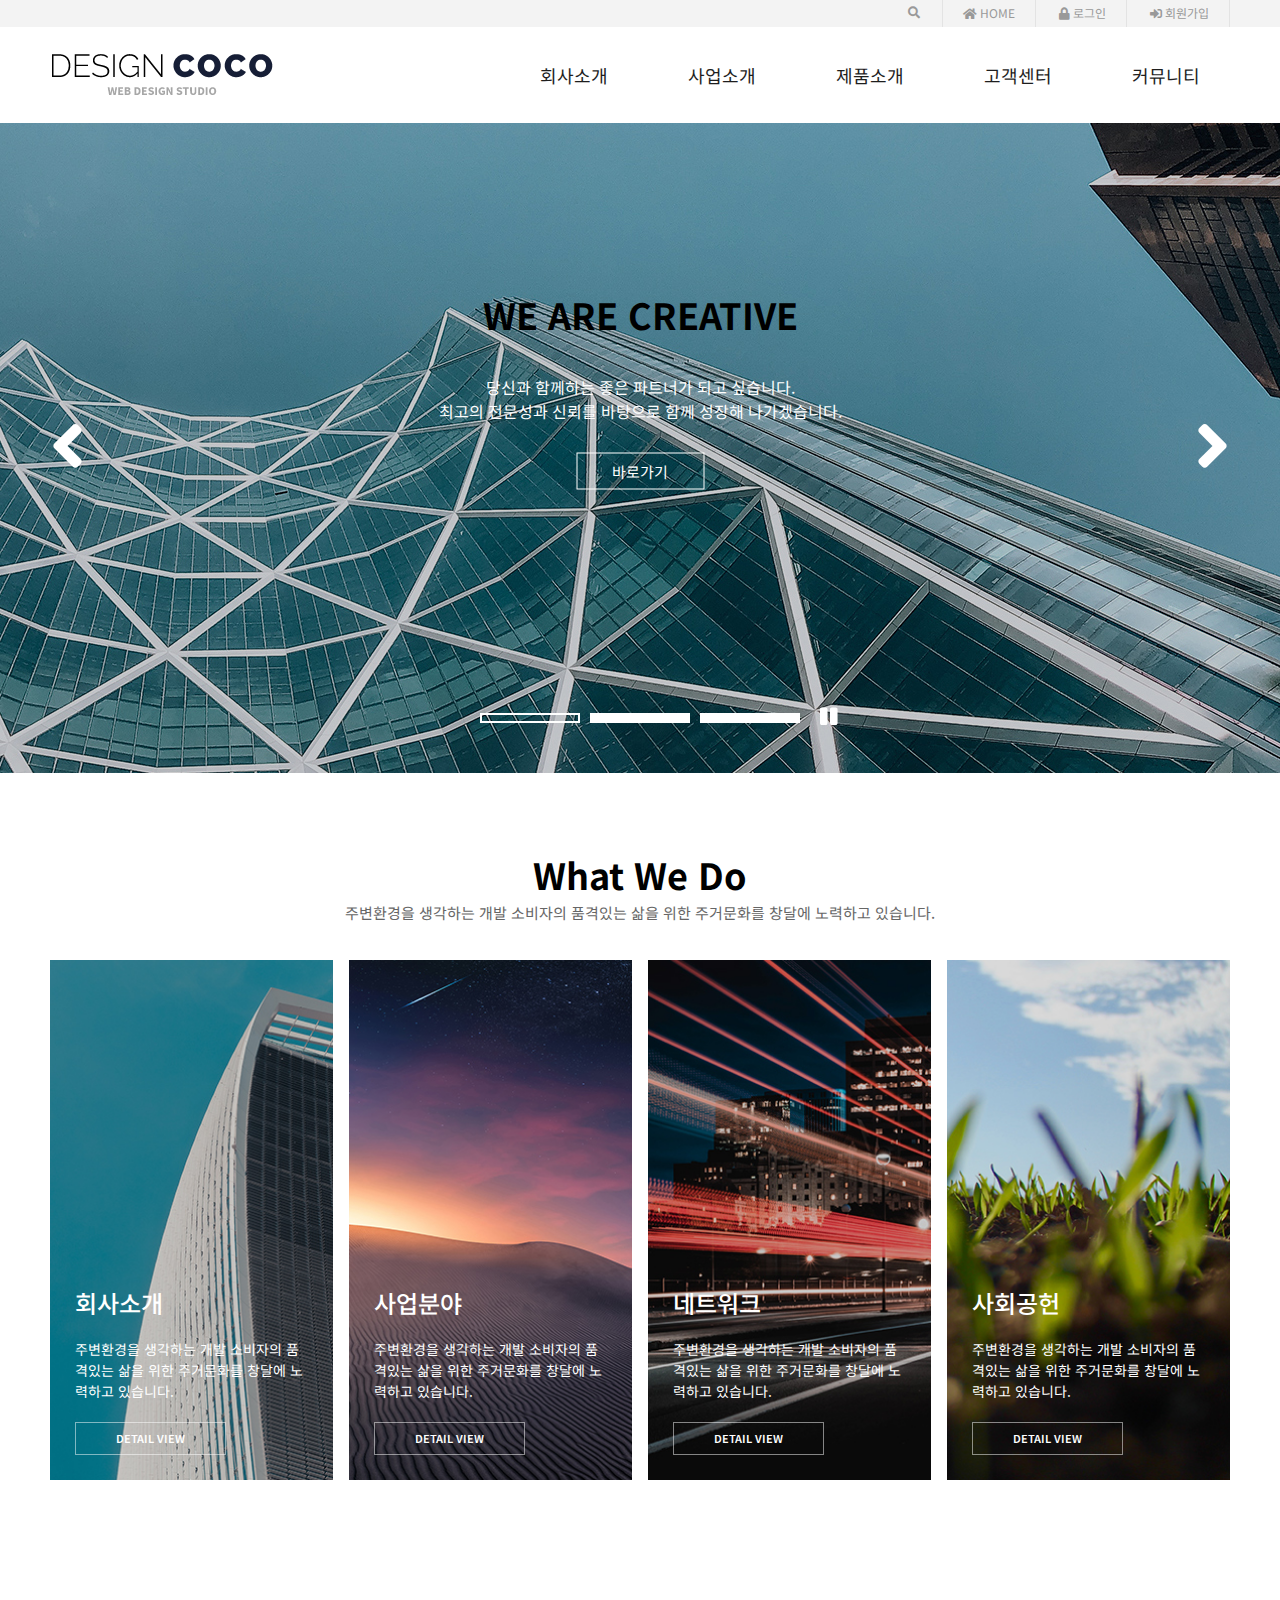
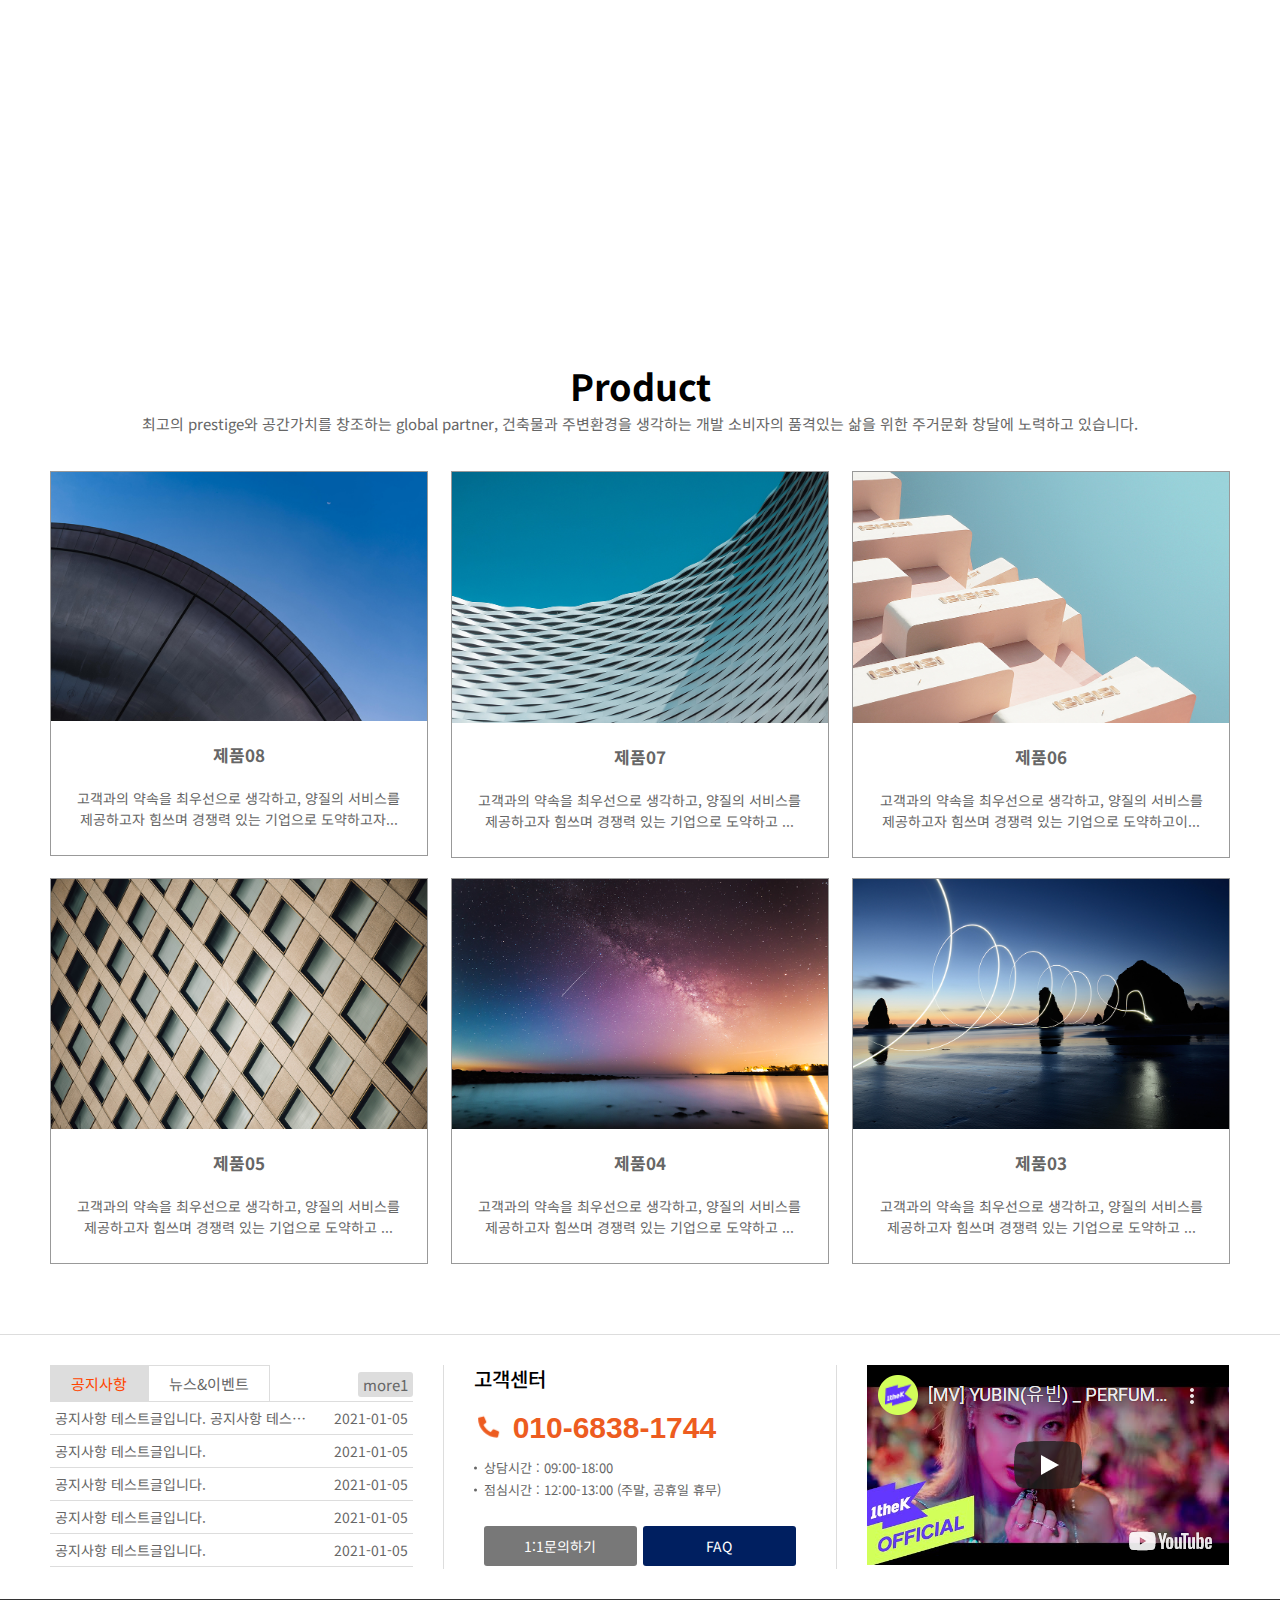
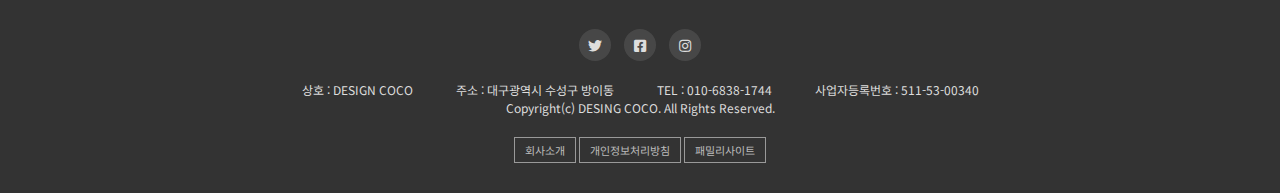
<file: index.html>
<!DOCTYPE html>
<html lang="ko">
<head>
    <meta charset="UTF-8">
    <meta name="viewport" content="width=device-width, initial-scale=1.0">
    <link rel="stylesheet" href="css/reset.css">
    <link rel="stylesheet" href="https://use.fontawesome.com/releases/v5.7.0/css/all.css">
    <link rel="stylesheet" href="css/animate.css">
    <link rel="stylesheet" href="css/slick.css">
    <link rel="stylesheet" href="css/common.css">
    <link rel="stylesheet" href="css/index.css">
    <link rel="stylesheet" href="css/rwdindex.css">
    <title>디자인코코</title>
    <script src="js/jquery-3.5.1.min.js"></script>
    <script src="js/slick.min.js"></script>
</head>

<!-- 1025px 이상에서는 기존스타일을 유지하시오. -->
<!-- 1024px 이하부터 햄버거 버튼(웹폰트아이콘)으로 네비게이션을 컨트롤하시오. 
    2단계 메뉴는 1단계 클릭했을때 나타나게 하시오. -->

<body>


    <div id="wrap">
        <header id="header">
            <div class="top_menu">
                <div class="row">
                    <div class="search">
                        <span class="blind">검색어 입력</span>
                        <input type="text" id="sbox" placeholder="검색어 입력">
                        <label for="sbox"><i class="fas fa-search"></i></label>
                    </div>
                    <a href="index.html"><i class="fas fa-home"></i> HOME</a>
                    <a href="#none"><i class="fas fa-lock"></i> 로그인</a>
                    <a href="join.html"><i class="fas fa-sign-in-alt"></i> 회원가입</a>
                </div>
            </div>
            <div class="row">
                <h1><a href="index.html"><img src="img/logo.png" alt="디자인코코"></a></h1>
                <div class="open">
                    <span class="blind">메뉴열기</span>
                    <i class='fas fa-bars'></i>
                </div>
                <nav id="nav">
                    <ul class="depth1 cf">
                        <li>
                            <a href="company.html">회사소개</a>
                            <ul class="depth2">
                                <li><a href="company.html">회사소개</a></li>
                                <li><a href="#none">CEO 인사말</a></li>
                                <li><a href="#none">회사연혁</a></li>
                                <li><a href="#none">오시는 길</a></li>
                            </ul>
                        </li>
                        <li>
                            <a href="#none">사업소개</a>
                            <ul class="depth2">
                                <li><a href="#none">사업분야</a></li>
                                <li><a href="#none">사업분야2</a></li>
                                <li><a href="#none">인증서</a></li>
                                <li><a href="#none">파트너</a></li>
                            </ul>
                        </li>
                        <li>
                            <a href="#none">제품소개</a>
                            <ul class="depth2">
                                <li><a href="#none">제품 01</a></li>
                                <li><a href="#none">제품 02</a></li>
                                <li><a href="#none">제품 03</a></li>
                                <li><a href="#none">제품 04</a></li>
                                <li><a href="#none">제품 05</a></li>
                            </ul>
                        </li>
                        <li>
                            <a href="#none">고객센터</a>
                            <ul class="depth2">
                                <li><a href="#none">고객상담</a></li>
                                <li><a href="#none">문의게시판</a></li>
                                <li><a href="#none">공지사항</a></li>
                            </ul>
                        </li>
                        <li>
                            <a href="#none">커뮤니티</a>
                            <ul class="depth2">
                                <li><a href="#none">FAQ</a></li>
                                <li><a href="#none">이벤트</a></li>
                            </ul>
                        </li>
                    </ul>
                </nav>
                <div class="close">
                    <span class="blind">메뉴열기</span>
                    <i class='fas fa-times'></i>
                </div>
            </div>
            
        </header>
        <section id="section">
            <article class="article1">
                <div class="slide-group">
                    <div class="slide slide1">
                        <div class="slide_text">
                            <h2>WE ARE CREATIVE</h2>
                            <p>당신과 함께하는 좋은 파트너가 되고 싶습니다.<br>
                                최고의 전문성과 신뢰를 바탕으로 함께 성장해 나가겠습니다. </p>
                            <a href="#none">바로가기</a>
                        </div>
                    </div>
                    <div class="slide slide2">
                        <div class="slide_text">
                            <h2>자연에 가치를 더하다</h2>
                            <p>당신과 함께하는 좋은 파트너가 되고 싶습니다.<br>
                                최고의 전문성과 신뢰를 바탕으로 함께 성장해 나가겠습니다. </p>
                            <a href="#none">바로가기</a>
                        </div>
                    </div>
                    <div class="slide slide3">
                        <div class="slide_text">
                            <h2>기술과 경험의 융합, 미래를 위한 변화</h2>
                            <p>당신과 함께하는 좋은 파트너가 되고 싶습니다.<br>
                                최고의 전문성과 신뢰를 바탕으로 함께 성장해 나가겠습니다. </p>
                            <a href="#none">바로가기</a>
                        </div>
                    </div>
                </div>
                <button type="button" class="plpa"><i class="fas fa-pause"></i></button>
            </article>
            <article class="article2 row">
                    <h2>What We Do</h2>
                    <p>주변환경을 생각하는 개발 소비자의 품격있는 삶을 위한 주거문화를 창달에 노력하고 있습니다.</p>
                    <ul class="cf">
                        <li>
                            <div>
                                <h3>회사소개</h3>
                                <p>주변환경을 생각하는 개발 소비자의 품격있는 삶을 위한 주거문화를 창달에 노력하고 있습니다.</p>
                                <a href="#none">DETAIL VIEW</a>
                            </div>
                        </li>
                        <li>
                            <div>
                                <h3>사업분야</h3>
                                <p>주변환경을 생각하는 개발 소비자의 품격있는 삶을 위한 주거문화를 창달에 노력하고 있습니다.</p>
                                <a href="#none">DETAIL VIEW</a>
                            </div>
                        </li>
                        <li>
                            <div>
                                <h3>네트워크</h3>
                                <p>주변환경을 생각하는 개발 소비자의 품격있는 삶을 위한 주거문화를 창달에 노력하고 있습니다.</p>
                                <a href="#none">DETAIL VIEW</a>
                            </div>
                        </li>
                        <li>
                            <div>
                                <h3>사회공헌</h3>
                                <p>주변환경을 생각하는 개발 소비자의 품격있는 삶을 위한 주거문화를 창달에 노력하고 있습니다.</p>
                                <a href="#none">DETAIL VIEW</a>
                            </div>
                        </li>
                    </ul>
            </article>
            <article class="article3">
                <div class="row">
                    <h2>자연에서 온 재료와 친환경을 향한 혁신</h2>
                    <p>사람에게 시각적인 안정을 제공하는 것 등의 실천을 통해 모두가 편안히 호흡하여 쉴 수 있는 공간을 제공하려 합니다.</p>
                    <a href="#none">자세히보기 >></a>
                </div>
            </article>
            <article class="article4 row">
                    <h2>Product</h2>
                    <p>최고의 prestige와 공간가치를 창조하는 global partner, 건축물과 주변환경을 생각하는 개발 소비자의 품격있는 삶을 위한 주거문화 창달에 노력하고
                        있습니다. </p>
                    <ul class="cf">
                        <li>
                            <div>
                                <img src="img/2014214025_p01.jpg" alt="">
                                <div class="zoom">
                                    <a href="#none"><i class="fas fa-search"></i></a>
                                    <a href="./img/a.pdf" download><i class="fas fa-download"></i></a>
                                </div>
                            </div>
                            <h4>제품08</h4>
                            <p>고객과의 약속을 최우선으로 생각하고, 양질의 서비스를 제공하고자 힘쓰며 경쟁력 있는 기업으로 도약하고자 합니다. 아라아라  아랑ㄹ 아랑</p>
                        </li>
                        <li>
                            <div>
                                <img src="img/318183899_p02.jpg" alt="">
                                <div class="zoom"><i class="fas fa-search"></i></div>
                            </div>
                            <h4>제품07</h4>
                            <p>고객과의 약속을 최우선으로 생각하고, 양질의 서비스를 제공하고자 힘쓰며 경쟁력 있는 기업으로 도약하고 러알 ㅇ우리안 러ㅏㅇ라알 아랑라라아라 랑라ㅏ라라</p>
                        </li>
                        <li>
                            <div>
                                <img src="img/348716429_p03.jpg" alt="">
                                <div class="zoom"><i class="fas fa-search"></i></div>
                            </div>
                            <h4>제품06</h4>
                            <p>고객과의 약속을 최우선으로 생각하고, 양질의 서비스를 제공하고자 힘쓰며 경쟁력 있는 기업으로 도약하고이링 랑라ㅏ리ㅑㅍ 다라어라 다랄 아랑러아라라라 아랑 라아랑 키차아리 다랑 라알라</p>
                        </li>
                        <li>
                            <div>
                                <img src="img/1264802078_p04.jpg" alt="">
                                <div class="zoom"><i class="fas fa-search"></i></div>
                            </div>
                            <h4>제품05</h4>
                            <p>고객과의 약속을 최우선으로 생각하고, 양질의 서비스를 제공하고자 힘쓰며 경쟁력 있는 기업으로 도약하고 아리니ㅑ라가닏 랑린 라니 가나다라 가다날 아라아</p>
                        </li>
                        <li>
                            <div>
                                <img src="img/193592240_p05.jpg" alt="">
                                <div class="zoom"><i class="fas fa-search"></i></div>
                            </div>
                            <h4>제품04</h4>
                            <p>고객과의 약속을 최우선으로 생각하고, 양질의 서비스를 제공하고자 힘쓰며 경쟁력 있는 기업으로 도약하고 힘쓰며 경쟁력 있는 기업으로 도약하고  힘쓰며 경쟁력 있는 기업으로 도약하고  힘쓰며 경쟁력 있는 기업으로 도약하고</p>
                        </li>
                        <li>
                            <div>
                                <img src="img/56180477_p06.jpg" alt="">
                                <div class="zoom"><i class="fas fa-search"></i></div>
                            </div>
                            <h4>제품03</h4>
                            <p>고객과의 약속을 최우선으로 생각하고, 양질의 서비스를 제공하고자 힘쓰며 경쟁력 있는 기업으로 도약하고  힘쓰며 경쟁력 있는 기업으로 도약하고  힘쓰며 경쟁력 있는 기업으로 도약하고  힘쓰며 경쟁력 있는 기업으로 도약하고  힘쓰며 경쟁력 있는 기업으로 도약하고</p>
                        </li>
                    </ul>
            </article>
            <article class="article5">
                <div class="row">
                    <div class="cs_board">
                        <ul class="tabmenu">
                            <li class="active">공지사항</li>
                            <li class="">뉴스&amp;이벤트</li>
                        </ul>
                        <div class="contents">
                            <div class="active">
                                <table>
                                    <caption class="blind">공지사항</caption>
                                    <colgroup>
                                        <col>
                                        <col>
                                    </colgroup>
                                    <tbody>
                                        <tr>
                                            <td>공지사항 테스트글입니다. 공지사항 테스트글입니다. 공지사항 테스트글입니다.</td>
                                            <td>2021-01-05</td>
                                        </tr>
                                        <tr>
                                            <td>공지사항 테스트글입니다.</td>
                                            <td>2021-01-05</td>
                                        </tr>
                                        <tr>
                                            <td>공지사항 테스트글입니다.</td>
                                            <td>2021-01-05</td>
                                        </tr>
                                        <tr>
                                            <td>공지사항 테스트글입니다.</td>
                                            <td>2021-01-05</td>
                                        </tr>
                                        <tr>
                                            <td>공지사항 테스트글입니다.</td>
                                            <td>2021-01-05</td>
                                        </tr>
                                    </tbody>
                                </table>
                                <a href="#none" class="more">more1</a>
                            </div>
                            <div class="">
                                <table>
                                    <caption class="blind">뉴스이벤트</caption>
                                    <colgroup>
                                        <col>
                                        <col>
                                    </colgroup>
                                    <tbody>
                                        <tr>
                                            <td>뉴스이벤트 테스트글입니다. 공지사항 테스트글입니다. 공지사항 테스트글입니다.</td>
                                            <td>2021-01-05</td>
                                        </tr>
                                        <tr>
                                            <td>공지사항 테스트글입니다.</td>
                                            <td>2021-01-05</td>
                                        </tr>
                                        <tr>
                                            <td>공지사항 테스트글입니다.</td>
                                            <td>2021-01-05</td>
                                        </tr>
                                        <tr>
                                            <td>공지사항 테스트글입니다.</td>
                                            <td>2021-01-05</td>
                                        </tr>
                                        <tr>
                                            <td>공지사항 테스트글입니다.</td>
                                            <td>2021-01-05</td>
                                        </tr>
                                    </tbody>
                                </table>
                                <a href="#none" class="more">more2</a>
                            </div>
                        </div>
                    </div>
                    <div class="cs_center">
                        <h4>고객센터</h4>
                        <div class="cs-box">
                            <ul>
                               <li class="tel_num"><i class="fas fa-phone"></i> <a href="tel:010-6838-1744">010-6838-1744</a></li>
                               <li>상담시간 : 09:00-18:00</li>
                               <li>점심시간 : 12:00-13:00 (주말, 공휴일 휴무)</li>
                               <li class="cs-btn"><a href="#none" class="cs-btn">1:1문의하기</a> <a href="#none" target="_blank" class="cs-btn2">FAQ</a></li>
                            </ul>
                        </div>
                    </div>
                    <div class="cs_movie">
                        <div class="tubewrap">
                            <!-- 컨트롤러(controls=1), 음소거(mute=1), 자동재생(autoplay=1), 추천영상끄기(rel=0) -->
                            <!-- <iframe width="100%" height="100%" src="https://www.youtube.com/embed/h7C3RyiZfYs?controls=0&amp;mute=1&amp;autoplay=1&amp;rel=0" frameborder="0" allow="accelerometer; autoplay; clipboard-write; encrypted-media; gyroscope; picture-in-picture" allowfullscreen></iframe> -->
                            <img src="./img/20210223_090434.png" alt="">
                        </div>
                    </div>
                </div>
            </article>
        </section>
        <footer id="footer">
            <div class="row">
                <div class="sns">
                    <a href="#none"><i class="fab fa-twitter"></i><span class="blind">트위터</span></a>
                    <a href="#none"><i class="fab fa-facebook-square"></i><span class="blind">페이스북</span></a>
                    <a href="#none"><i class="fab fa-instagram"></i><span class="blind">인스타그램</span></a>
                </div>
                <div class="info">
                    <address>
                        <span>상호 : DESIGN COCO</span>
                        <span>주소 : 대구광역시 수성구 방이동</span>
                        <span>TEL : 010-6838-1744</span>
                        <span>사업자등록번호 : 511-53-00340</span>
                    </address>
                    <p>Copyright(c) DESING COCO. All Rights Reserved.</p>
                </div>

                <div class="privacy">
                    <a href="#none">회사소개</a>
                    <a href="#none">개인정보처리방침</a>
                    <span class="fam">패밀리사이트
                        <ul>
                            <li><a href="#none">패밀리1</a></li>
                            <li><a href="#none">패밀리2</a></li>
                            <li><a href="#none">패밀리3</a></li>
                            <li><a href="#none">패밀리4</a></li>
                        </ul>
                    </span>
                </div>

            </div>
        </footer>
    </div>
    

    <script src="js/common.js"></script>
    <script src="js/index.js"></script>

</body>

</html>
</file>
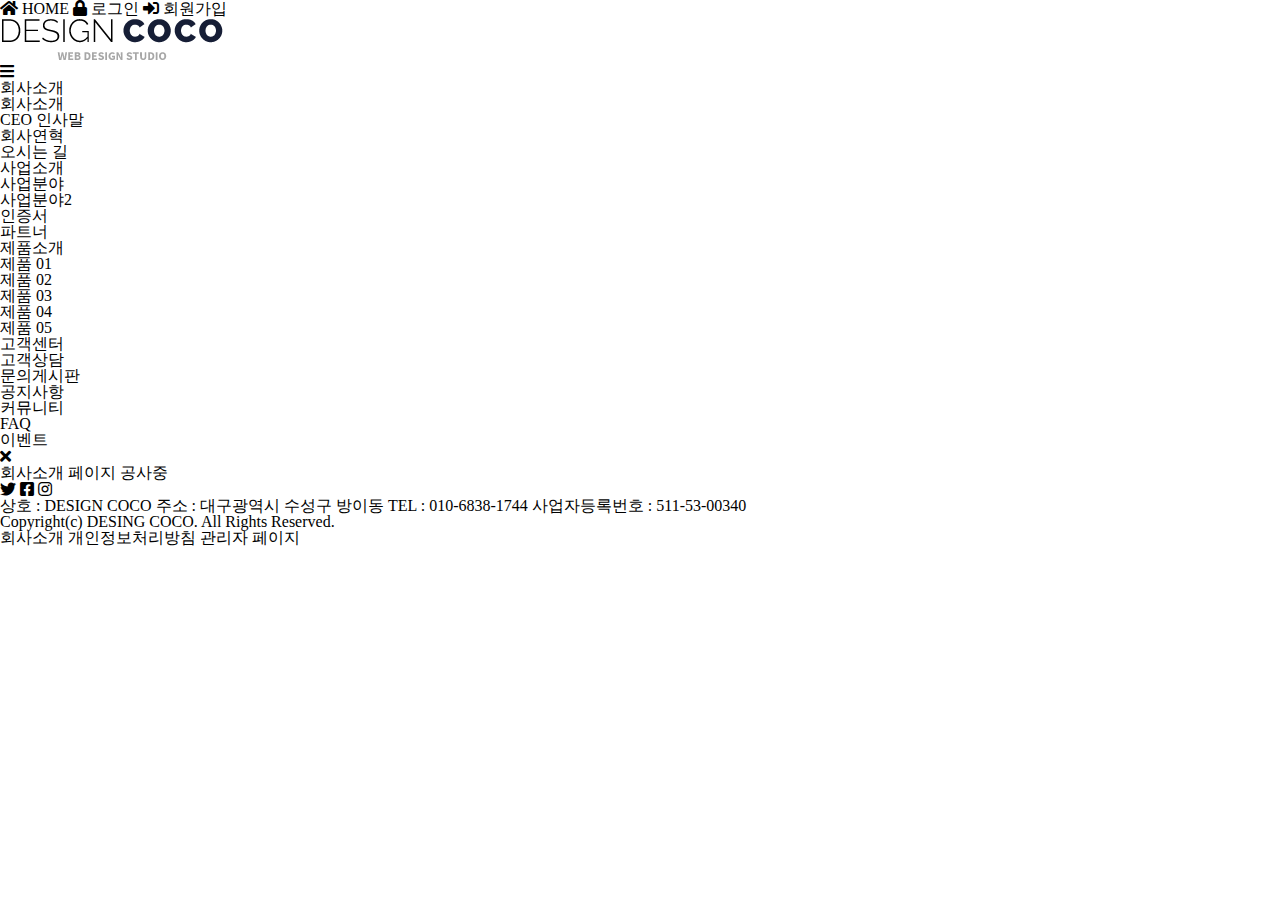
<file: company.html>
<!DOCTYPE html>
<html lang="ko">
<head>
    <meta charset="UTF-8">
    <meta name="viewport" content="width=device-width, initial-scale=1.0">
    <link rel="stylesheet" href="css/reset.css">
    <link rel="stylesheet" href="https://use.fontawesome.com/releases/v5.7.0/css/all.css">
    <link rel="stylesheet" href="css/animate.css">
    <link rel="stylesheet" href="css/slick.css">
    <link rel="stylesheet" href="css/index.css">
    <link rel="stylesheet" href="css/rwdindex.css">
    <title>디자인코코</title>
    <script src="js/jquery-3.5.1.min.js"></script>
    <script src="js/slick.min.js"></script>
</head>

<!-- 1025px 이상에서는 기존스타일을 유지하시오. -->
<!-- 1024px 이하부터 햄버거 버튼(웹폰트아이콘)으로 네비게이션을 컨트롤하시오. 
    2단계 메뉴는 1단계 클릭했을때 나타나게 하시오. -->

<body>
    <div id="wrap">
        <header id="header">
            <div class="top_menu">
                <div class="row">
                    <a href="#none"><i class="fas fa-home"></i> HOME</a>
                    <a href="#none"><i class="fas fa-lock"></i> 로그인</a>
                    <a href="#none"><i class="fas fa-sign-in-alt"></i> 회원가입</a>
                </div>
            </div>
            <div class="row">
                <h1><a href="index.html"><img src="img/logo.png" alt="디자인코코"></a></h1>
                <div class="open">
                    <span class="blind">메뉴열기</span>
                    <i class='fas fa-bars'></i>
                </div>
                <nav id="nav">
                    <ul class="depth1 cf">
                        <li>
                            <a href="company.html">회사소개</a>
                            <ul class="depth2">
                                <li><a href="company.html">회사소개</a></li>
                                <li><a href="#none">CEO 인사말</a></li>
                                <li><a href="#none">회사연혁</a></li>
                                <li><a href="#none">오시는 길</a></li>
                            </ul>
                        </li>
                        <li>
                            <a href="#none">사업소개</a>
                            <ul class="depth2">
                                <li><a href="#none">사업분야</a></li>
                                <li><a href="#none">사업분야2</a></li>
                                <li><a href="#none">인증서</a></li>
                                <li><a href="#none">파트너</a></li>
                            </ul>
                        </li>
                        <li>
                            <a href="#none">제품소개</a>
                            <ul class="depth2">
                                <li><a href="#none">제품 01</a></li>
                                <li><a href="#none">제품 02</a></li>
                                <li><a href="#none">제품 03</a></li>
                                <li><a href="#none">제품 04</a></li>
                                <li><a href="#none">제품 05</a></li>
                            </ul>
                        </li>
                        <li>
                            <a href="#none">고객센터</a>
                            <ul class="depth2">
                                <li><a href="#none">고객상담</a></li>
                                <li><a href="#none">문의게시판</a></li>
                                <li><a href="#none">공지사항</a></li>
                            </ul>
                        </li>
                        <li>
                            <a href="#none">커뮤니티</a>
                            <ul class="depth2">
                                <li><a href="#none">FAQ</a></li>
                                <li><a href="#none">이벤트</a></li>
                            </ul>
                        </li>
                    </ul>
                </nav>
                <div class="close">
                    <span class="blind">메뉴열기</span>
                    <i class='fas fa-times'></i>
                </div>
            </div>
        </header>
        <section id="section">
            회사소개 페이지 공사중
        </section>
        <footer id="footer">
            <div class="row">
                <div class="sns">
                    <a href="#none"><i class="fab fa-twitter"></i><span class="blind">트위터</span></a>
                    <a href="#none"><i class="fab fa-facebook-square"></i><span class="blind">페이스북</span></a>
                    <a href="#none"><i class="fab fa-instagram"></i><span class="blind">인스타그램</span></a>
                </div>
                <div class="info">
                    <address>
                        <span>상호 : DESIGN COCO</span>
                        <span>주소 : 대구광역시 수성구 방이동</span>
                        <span>TEL : 010-6838-1744</span>
                        <span>사업자등록번호 : 511-53-00340</span>
                    </address>
                    <p>Copyright(c) DESING COCO. All Rights Reserved.</p>
                </div>
                <div class="privacy">
                    <a href="#none">회사소개</a>
                    <a href="#none">개인정보처리방침</a>
                    <a href="#none">관리자 페이지</a>
                </div>
            </div>
        </footer>
    </div>



    <script src="js/index.js"></script>
</body>

</html>
</file>
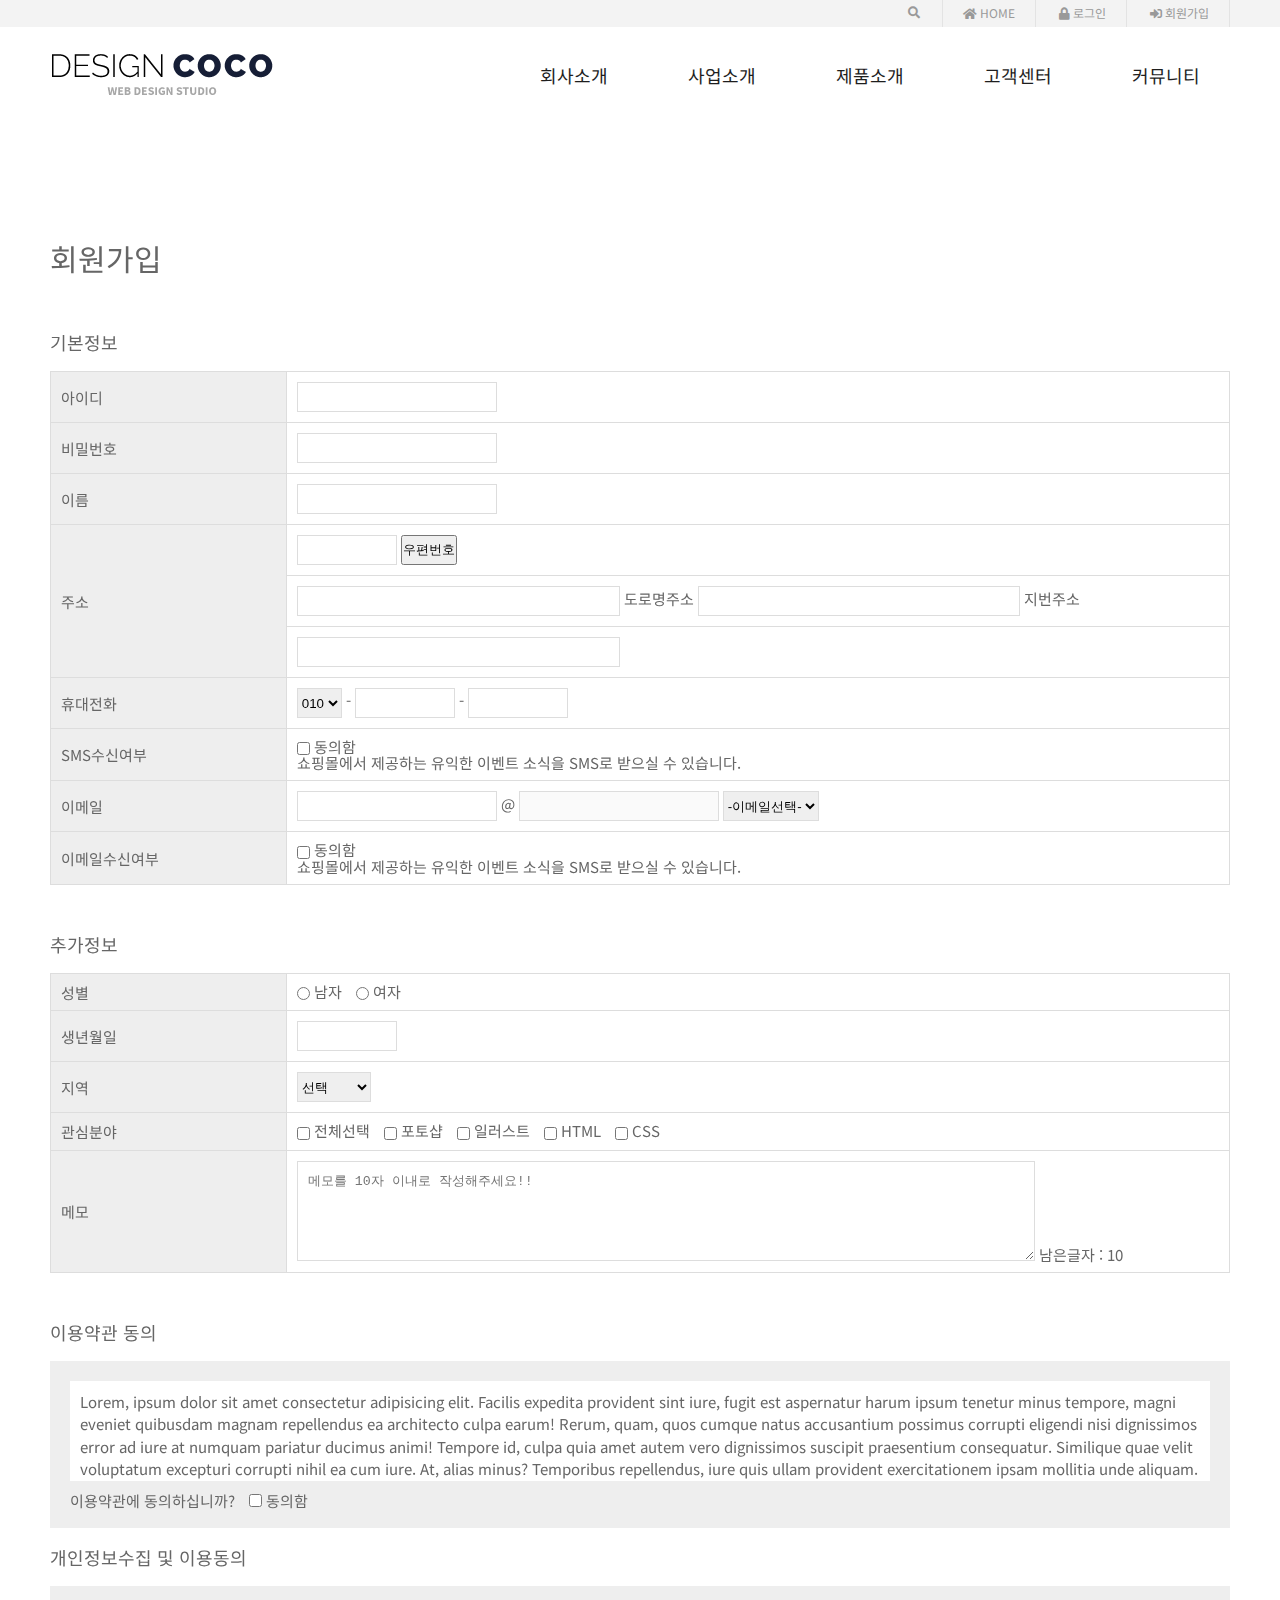
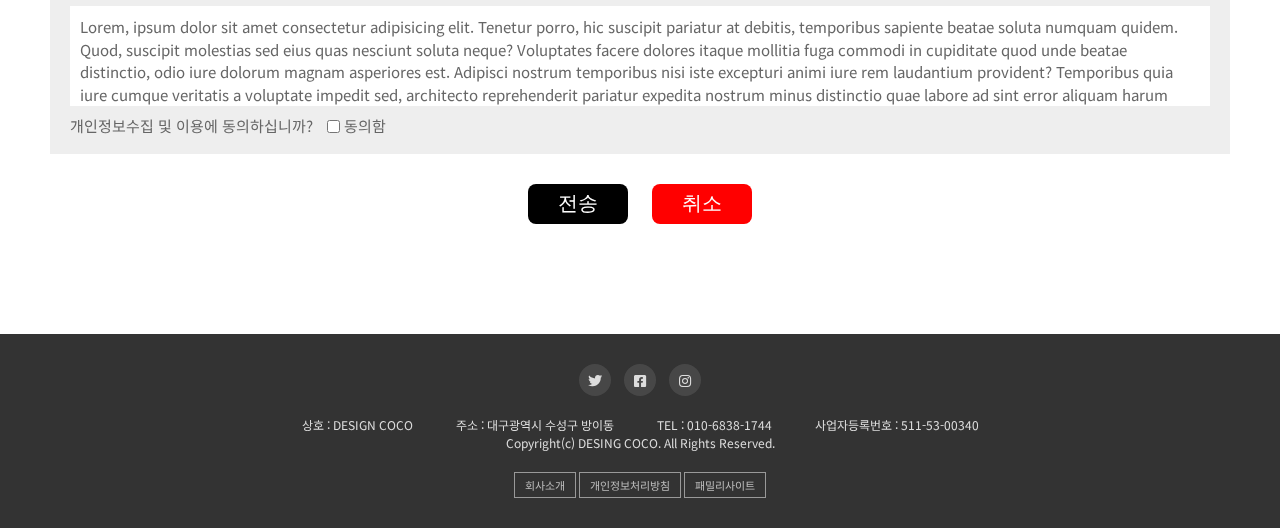
<file: join.html>
<!DOCTYPE html>
<html lang="ko">
<head>
    <meta charset="UTF-8">
    <meta name="viewport" content="width=device-width, initial-scale=1.0">
    <link rel="stylesheet" href="css/reset.css">
    <link rel="stylesheet" href="https://use.fontawesome.com/releases/v5.7.0/css/all.css">
    <link rel="stylesheet" href="css/animate.css">
    <link rel="stylesheet" href="css/jquery-ui.css">
    <link rel="stylesheet" href="css/common.css">
    <link rel="stylesheet" href="css/join.css">
    <link rel="stylesheet" href="css/rwdindex.css">
    <title>디자인코코</title>
    <script src="js/jquery-3.5.1.min.js"></script>
    <script src="js/jquery-ui.min.js"></script>
    <script src="http://dmaps.daum.net/map_js_init/postcode.v2.js"></script>

    
</head>

<!-- 1025px 이상에서는 기존스타일을 유지하시오. -->
<!-- 1024px 이하부터 햄버거 버튼(웹폰트아이콘)으로 네비게이션을 컨트롤하시오. 
    2단계 메뉴는 1단계 클릭했을때 나타나게 하시오. -->

<body>


    <div id="wrap">
        <header id="header">
            <div class="top_menu">
                <div class="row">
                    <div class="search">
                        <span class="blind">검색어 입력</span>
                        <input type="text" id="sbox" placeholder="검색어 입력">
                        <label for="sbox"><i class="fas fa-search"></i></label>
                    </div>
                    <a href="index.html"><i class="fas fa-home"></i> HOME</a>
                    <a href="#none"><i class="fas fa-lock"></i> 로그인</a>
                    <a href="join.html"><i class="fas fa-sign-in-alt"></i> 회원가입</a>
                </div>
            </div>
            <div class="row">
                <h1><a href="index.html"><img src="img/logo.png" alt="디자인코코"></a></h1>
                <div class="open">
                    <span class="blind">메뉴열기</span>
                    <i class='fas fa-bars'></i>
                </div>
                <nav id="nav">
                    <ul class="depth1 cf">
                        <li>
                            <a href="company.html">회사소개</a>
                            <ul class="depth2">
                                <li><a href="company.html">회사소개</a></li>
                                <li><a href="#none">CEO 인사말</a></li>
                                <li><a href="#none">회사연혁</a></li>
                                <li><a href="#none">오시는 길</a></li>
                            </ul>
                        </li>
                        <li>
                            <a href="#none">사업소개</a>
                            <ul class="depth2">
                                <li><a href="#none">사업분야</a></li>
                                <li><a href="#none">사업분야2</a></li>
                                <li><a href="#none">인증서</a></li>
                                <li><a href="#none">파트너</a></li>
                            </ul>
                        </li>
                        <li>
                            <a href="#none">제품소개</a>
                            <ul class="depth2">
                                <li><a href="#none">제품 01</a></li>
                                <li><a href="#none">제품 02</a></li>
                                <li><a href="#none">제품 03</a></li>
                                <li><a href="#none">제품 04</a></li>
                                <li><a href="#none">제품 05</a></li>
                            </ul>
                        </li>
                        <li>
                            <a href="#none">고객센터</a>
                            <ul class="depth2">
                                <li><a href="#none">고객상담</a></li>
                                <li><a href="#none">문의게시판</a></li>
                                <li><a href="#none">공지사항</a></li>
                            </ul>
                        </li>
                        <li>
                            <a href="#none">커뮤니티</a>
                            <ul class="depth2">
                                <li><a href="#none">FAQ</a></li>
                                <li><a href="#none">이벤트</a></li>
                            </ul>
                        </li>
                    </ul>
                </nav>
                <div class="close">
                    <span class="blind">메뉴열기</span>
                    <i class='fas fa-times'></i>
                </div>
            </div>
            
        </header>
        <section id="section" class="joinPage">
            <div class="joinBox row">
                <h2>회원가입</h2>
                <form action="#none" method="post">
                    <fieldset>
                        <legend>기본정보</legend>
                        <h3>기본정보</h3>
                        <table>
                            <colgroup>
                                <col>
                                <col>
                            </colgroup>
                            <tbody>
                                <tr>
                                    <th><label for="idbox">아이디</label></th>
                                    <td>
                                        <input type="text" id="idbox" name="idbox">
                                    </td>
                                </tr>
                                <tr>
                                    <th><label for="pwbox">비밀번호</label></th>
                                    <td>
                                        <input type="text" id="pwbox" name="pwbox">
                                    </td>
                                </tr>
                                <tr>
                                    <th><label for="irum">이름</label></th>
                                    <td>
                                        <input type="text" id="irum" name="irum">
                                    </td>
                                </tr>
                                <tr>
                                    <th rowspan="3"><label for="zipcode">주소</label></th>
                                    <td>
                                        <input type="text" id="zipcode" name="zipcode">
                                        <button type="button" onclick="sample4_execDaumPostcode()">우편번호</button>
                                    </td>
                                </tr>
                                <tr>
                                    <td>
                                        <input type="text" id="addr1" name="addr1"> 도로명주소
                                        <input type="text" id="addr2" name="addr2"> 지번주소
                                    </td>
                                </tr>
                                <tr>
                                    <td>
                                        <input type="text" id="addr3" name="addr3">
                                    </td>
                                </tr>
                                <tr>
                                    <th><label for="hp">휴대전화</label></th>
                                    <td>
                                        <select name="hp" id="hp">
                                            <option value="010">010</option>
                                            <option value="011">011</option>
                                        </select>
                                        -
                                        <input type="text" id="hp1" name="hp1">
                                        -
                                        <input type="text" id="hp2" name="hp2">
                                    </td>
                                </tr>
                                <tr>
                                    <th>SMS수신여부</th>
                                    <td>
                                        <p>
                                            <input type="checkbox" value="ok" id="sms" name="sms"> <label for="sms">동의함</label>
                                        </p>
                                        <p>
                                            쇼핑몰에서 제공하는 유익한 이벤트 소식을 SMS로 받으실 수 있습니다.
                                        </p>
                                    </td>
                                </tr>
                                <tr>
                                    <th><label for="emailid">이메일</label></th>
                                    <td>
                                        <input type="text" id="emailid" name="emailid"> @ 
                                        <input type="text" id="emaildomain" name="emaildomain" disabled>
                                        <select id="domainlist">
                                            <option value="noselect">-이메일선택-</option>
                                            <option value="naver.com">네이버</option>
                                            <option value="daum.net">다음</option>
                                            <option value="self">직접입력</option>
                                        </select>
                                    </td>
                                </tr>
                                <tr>
                                    <th>이메일수신여부</th>
                                    <td>
                                        <p>
                                            <input type="checkbox" value="ok" id="emailok" name="emailok"> <label for="emailok">동의함</label>
                                        </p>
                                        <p>
                                            쇼핑몰에서 제공하는 유익한 이벤트 소식을 SMS로 받으실 수 있습니다.
                                        </p>
                                    </td>
                                </tr>
                            </tbody>
                        </table>
                    </fieldset>
                    <fieldset>
                        <legend>추가정보</legend>
                        <h3>추가정보</h3>
                        <table>
                            <colgroup>
                                <col>
                                <col>
                            </colgroup>
                            <tbody>
                                <tr>
                                    <th>성별</th>
                                    <td>
                                        <input type="radio" id="male" name="gender" value="m"> <label for="male">남자</label>
                                        <input type="radio" id="female" name="gender" value="w"> <label for="female">여자</label>
                                    </td>
                                </tr>
                                <tr>
                                    <th><label for="birth">생년월일</label></th>
                                    <td>
                                        <input type="text" id="birth" name="birth">
                                    </td>
                                </tr>
                                <tr>
                                    <th><label for="local">지역</label></th>
                                    <td>
                                        <select name="local" id="local">
                                            <option>선택</option>
                                            <option value="서울">서울</option>
                                            <option value="경기도">경기도</option>
                                            <option value="경상남도">경상남도</option>
                                            <option value="전라남도">전라남도</option>
                                        </select>
                                    </td>
                                </tr>
                                <tr>
                                    <th>관심분야</th>
                                    <td>
                                        <input type="checkbox" id="all"> <label for="all">전체선택</label>
                                        <input type="checkbox" name="co1" id="co1" value="포토샵"> <label for="co1">포토샵</label>
                                        <input type="checkbox" name="co2" id="co2" value="일러스트"> <label for="co2">일러스트</label>
                                        <input type="checkbox" name="co3" id="co3" value="HTML"> <label for="co3">HTML</label>
                                        <input type="checkbox" name="co4" id="co4" value="CSS"> <label for="co4">CSS</label>
                                    </td>
                                </tr>
                                <tr>
                                    <th><label for="memo">메모</label></th>
                                    <td>
                                        <textarea name="memo" id="memo" maxlength="10" placeholder="메모를 10자 이내로 작성해주세요!!"></textarea>
                                        남은글자 : <span class="remain">10</span>
                                    </td>
                                </tr>
                            </tbody>
                        </table>
                    </fieldset>
                    <fieldset>
                        <legend>이용약관개인정보수집동의</legend>
                        <h3>이용약관 동의</h3>
                        <div class="agree">
                            <div class="guide">
                                Lorem, ipsum dolor sit amet consectetur adipisicing elit. Facilis expedita provident sint iure, fugit est aspernatur harum ipsum tenetur minus tempore, magni eveniet quibusdam magnam repellendus ea architecto culpa earum!
                                Rerum, quam, quos cumque natus accusantium possimus corrupti eligendi nisi dignissimos error ad iure at numquam pariatur ducimus animi! Tempore id, culpa quia amet autem vero dignissimos suscipit praesentium consequatur.
                                Similique quae velit voluptatum excepturi corrupti nihil ea cum iure. At, alias minus? Temporibus repellendus, iure quis ullam provident exercitationem ipsam mollitia unde aliquam. Magni fugit recusandae quidem sit laboriosam!
                                Sed aut distinctio repellat ab. Obcaecati, iure! Facere minima autem dolorum consectetur sapiente aspernatur beatae. Dolorem eligendi provident at vero laboriosam earum animi, nihil explicabo ullam nobis, sed omnis iure?
                                Veniam magnam, quibusdam libero maiores laboriosam tenetur beatae tempora deserunt. Nesciunt exercitationem dolore, necessitatibus eligendi adipisci libero vitae quis nostrum accusantium officiis laboriosam? Debitis explicabo eligendi ut ratione eveniet quasi.
                                Optio, reprehenderit illo? Delectus doloribus iusto vero impedit ratione, expedita quos consequatur ad praesentium ea? Amet, accusamus fugiat officiis culpa deserunt error excepturi cum atque, natus aliquam rerum doloremque distinctio.
                                Quam vel quis modi magni, harum officiis autem. Voluptatum natus maxime reprehenderit? Unde accusantium suscipit, recusandae veritatis beatae at. Perferendis architecto tempora cupiditate libero ut est iure molestiae quisquam eius?
                                Excepturi suscipit, esse facilis ut a doloremque fugit laborum accusamus nostrum quo, autem consequatur minima? Pariatur rerum cum vitae quod autem sint dolores earum, praesentium, blanditiis non consequuntur quia quam.
                                Beatae quis error quidem modi impedit reprehenderit qui placeat animi rem dicta nobis excepturi sed, aperiam ipsa omnis voluptatum quasi, earum accusamus esse alias quo. Repudiandae repellendus magnam sit obcaecati!
                                Enim fuga earum iusto aliquid qui, eveniet fugit non debitis dolores aut minus, minima laboriosam eos ipsam vitae corporis blanditiis ducimus sequi exercitationem officiis excepturi reiciendis alias. Repellendus, laborum dolor?
                            </div>
                            <p><span>이용약관에 동의하십니까?</span> <input type="checkbox" value="ok" name="guide" id="guide"> <label for="guide">동의함</label></p>
                        </div>
                        <h3>개인정보수집 및 이용동의</h3>
                        <div class="agree">
                            <div class="privacy">
                                Lorem, ipsum dolor sit amet consectetur adipisicing elit. Tenetur porro, hic suscipit pariatur at debitis, temporibus sapiente beatae soluta numquam quidem. Quod, suscipit molestias sed eius quas nesciunt soluta neque?
                                Voluptates facere dolores itaque mollitia fuga commodi in cupiditate quod unde beatae distinctio, odio iure dolorum magnam asperiores est. Adipisci nostrum temporibus nisi iste excepturi animi iure rem laudantium provident?
                                Temporibus quia iure cumque veritatis a voluptate impedit sed, architecto reprehenderit pariatur expedita nostrum minus distinctio quae labore ad sint error aliquam harum exercitationem magnam cupiditate odio? Nobis, vel inventore?
                                Perferendis error nesciunt id similique laboriosam reiciendis expedita eos cumque harum exercitationem eveniet quasi vero dignissimos alias sed quae magni quisquam iste corporis dolorem tenetur, maiores ea officiis culpa! Numquam.
                                Eligendi, similique voluptatum, consequuntur earum dignissimos, obcaecati sit laudantium officiis neque blanditiis optio. Eaque ipsum earum iusto laborum, iure ratione veniam neque adipisci assumenda id voluptate dolorum vel quasi itaque.
                                Ut error maiores cumque recusandae earum nemo voluptas inventore eveniet itaque alias voluptatem, dicta sequi assumenda dolor aspernatur, obcaecati odit rem eos quibusdam eum dolore tempora omnis iure. Maiores, fugiat?
                                Accusamus earum reprehenderit natus corporis quis quisquam laudantium quae magnam quam temporibus doloribus rerum cum voluptatum quaerat minus, exercitationem dolore quas? Temporibus modi voluptas quos rerum quod illo placeat at.
                                Eveniet praesentium animi officiis obcaecati aliquam a nisi dicta assumenda distinctio. Illum, id quam voluptates sunt aut earum sit consequatur, reiciendis corporis neque velit magni tempora natus, vitae odit beatae?
                                Quos veniam tenetur veritatis aspernatur quidem maxime fugit laboriosam ab amet facilis, unde possimus dolore deleniti qui inventore enim. Soluta eaque nesciunt culpa deleniti ab reiciendis. Cumque eaque expedita magnam.
                                Assumenda, asperiores! Esse id ex sapiente maiores, facere quisquam unde in possimus modi consequatur ab magni, nihil a. Nam distinctio doloremque tenetur repudiandae officiis, dolore cupiditate. Porro corrupti minima placeat?
                            </div>
                            <p><span>개인정보수집 및 이용에 동의하십니까?</span> <input type="checkbox" value="ok" name="privacy" id="privacy"> <label for="privacy">동의함</label></p>
                        </div>
                    </fieldset>
                    <div class="btn">
                        <button type="submit">전송</button>
                        <button type="reset">취소</button>
                    </div>
                </form>
            </div>
        </section>
        <footer id="footer">
            <div class="row">
                <div class="sns">
                    <a href="#none"><i class="fab fa-twitter"></i><span class="blind">트위터</span></a>
                    <a href="#none"><i class="fab fa-facebook-square"></i><span class="blind">페이스북</span></a>
                    <a href="#none"><i class="fab fa-instagram"></i><span class="blind">인스타그램</span></a>
                </div>
                <div class="info">
                    <address>
                        <span>상호 : DESIGN COCO</span>
                        <span>주소 : 대구광역시 수성구 방이동</span>
                        <span>TEL : 010-6838-1744</span>
                        <span>사업자등록번호 : 511-53-00340</span>
                    </address>
                    <p>Copyright(c) DESING COCO. All Rights Reserved.</p>
                </div>

                <div class="privacy">
                    <a href="#none">회사소개</a>
                    <a href="#none">개인정보처리방침</a>
                    <span class="fam">패밀리사이트
                        <ul>
                            <li><a href="#none">패밀리1</a></li>
                            <li><a href="#none">패밀리2</a></li>
                            <li><a href="#none">패밀리3</a></li>
                            <li><a href="#none">패밀리4</a></li>
                        </ul>
                    </span>
                </div>

            </div>
        </footer>
    </div>
    

    <script src="js/common.js"></script>
    <script src="js/join.js"></script>

    <script>
        // 우편번호 찾기
    function sample4_execDaumPostcode() {
        new daum.Postcode({
        oncomplete: function(data) {
            // 팝업에서 검색결과 항목을 클릭했을때 실행할 코드를 작성하는 부분.

            // 도로명 주소의 노출 규칙에 따라 주소를 표시한다.
            // 내려오는 변수가 값이 없는 경우엔 공백('')값을 가지므로, 이를 참고하여 분기 한다.
            var roadAddr = data.roadAddress; // 도로명 주소 변수
            var extraRoadAddr = ''; // 참고 항목 변수

            // 법정동명이 있을 경우 추가한다. (법정리는 제외)
            // 법정동의 경우 마지막 문자가 "동/로/가"로 끝난다.
            if(data.bname !== '' && /[동|로|가]$/g.test(data.bname)){
                extraRoadAddr += data.bname;
            }
// 건물명이 있고, 공동주택일 경우 추가한다.
            if(data.buildingName !== '' && data.apartment === 'Y'){
               extraRoadAddr += (extraRoadAddr !== '' ? ', ' + data.buildingName : data.buildingName);
            }
            // 표시할 참고항목이 있을 경우, 괄호까지 추가한 최종 문자열을 만든다.
            if(extraRoadAddr !== ''){
                extraRoadAddr = ' (' + extraRoadAddr + ')';
            }

            // 우편번호와 주소 정보를 해당 필드에 넣는다.
            document.getElementById('zipcode').value = data.zonecode;
            document.getElementById("addr1").value = roadAddr;
            document.getElementById("addr2").value = data.jibunAddress;
            
            // 참고항목 문자열이 있을 경우 해당 필드에 넣는다.
            if(roadAddr !== ''){
                document.getElementById("addr3").value = extraRoadAddr;
            } else {
                document.getElementById("addr3").value = '';
            }
        }
    }).open();
    }

    </script>
    

</body>

</html>
</file>
<file: css/common.css>
@charset "UTF-8";
@import url('https://fonts.googleapis.com/css2?family=Noto+Sans+KR:wght@100;300;400;500;700;900&display=swap');

body{font-family: 'Noto Sans KR', sans-serif; color:#666; font-size:15px }
.row{max-width: 1200px; margin:0 auto; padding:0 10px }
/* #header { position:relative } */
#header.on {
    position:fixed; width:100%; background:#fff; top:0; left:0;
    z-index:999999;
}
#header.on .top_menu { display:none }
#header .top_menu { background:#f3f3f3; color:#999; font-size:12px; text-align:right; }
#header .top_menu a { padding:7px 20px; display:inline-block; border-right:1px solid #e3e3e3; }
#header .top_menu a:nth-of-type(1) { border-left:1px solid #e3e3e3; }
#header .top_menu a:hover { color: #dbb075; }
/* 검색창 */
#header .search {
    position:absolute; 
    right:320px;
    top:50%; 
    transform:translateY(-50%)
}
#header .search #sbox { border:none; text-indent:1em; width:0;  
    overflow:hidden; transition:all 0.5s;
    outline:none;
}
#header .search #sbox.on {
    width:169px;
}

/* 블록요소들을 한줄로 정렬하는 방법 : 
   1. 둘다 float정렬 : 부모한테 .cf나 overflow:hidden
   2. 둘 중에 높이가 낮은 자식을 position:absolute 정렬 : 부모한테 position:relative */
#header .row { position:relative; }
#header h1 { /* float:left;  */ padding:25px 0 }
#header .open,
#header .close { display:none }
#header #nav {  /* float:right; */ z-index:99999;
    position:absolute; top:50%; transform:translateY(-50%);
    right:0; font-size:18px; color:#1e1e1e; /* background:red; */ }
#header #nav .depth1 > li { float:left; position:relative; }
#header #nav .depth1 > li > a { padding:20px 40px; display:inline-block; }
#header #nav .depth1 > li:hover > a { color: #00529b; }
#header .depth2 { position:absolute; top:100%; left:0; 
    background:#555; font-size:14px;
    color:#fff; width:100%; text-align:center; 
    display:none; }
/* #header #nav .depth1 > li.on .depth2 { display:block; } */
#header .depth2 > li > a { padding:18px 0; display:block; 
    border-bottom:1px solid #999; }
#header .depth2 > li:last-child > a { border-bottom:none }
#header .depth2 > li:hover > a { background:#00529b; color:#dfe9fe }




/* 푸터구역 */
#footer { margin-top:0px; background: #333;
    padding: 30px 0px; text-align: center;
    font-size: 12px; line-height: 18px;
    color:#ddd; }
#footer .sns a { font-size:14px; display:inline-block;
    width:32px; height:32px; line-height:32px;
    background:rgba(255,255,255,0.1);
    border-radius:50%;
    margin:0 5px; transition:all 0.3s }
#footer .sns a:hover {
    background:rgba(255,255,255,0.3);
}

#footer .info { padding:20px 0px }
#footer .info span { padding:5px 20px; }
#footer .privacy > a,
#footer .privacy > span
 {
    font-size:11px; padding:3px 10px;
    display:inline-block;
    border: 1px solid rgba(255,255,255,0.5);
    color:#bbb; transition:all 0.4s;
}
#footer .privacy > a:hover {
    background: #999;
    border: 1px solid #999;
    color: #FFF;
}
#footer .fam { position:relative; 
    cursor:pointer }
#footer .fam ul {
    position:absolute;
    bottom:100%; left:0;
    width:100%; padding:5px;
    background:#fff;
    color:#000;
    display:none;
}
</file>
<file: css/index.css>
@charset "UTF-8";

.article1 { position:relative }
.article1 .slide-group { position:relative }
.article1 .plpa {
    position:absolute; bottom:44px; left:50%; 
    /* margin-left:180px;  */
    transform:translate(180px);
    color:#fff; border:none;
    background:none; font-size:20px;
}
.article1 .slide-group .slick-arrow {
    position:absolute; top:50%; transform:translateY(-50%);
    background:none; border:none;
    color:#fff; font-size:70px;
}
.article1 .slide-group .prev { left:50px; z-index:9999; }
.article1 .slide-group .next { right:50px; }
.article1 .slide-group .slick-dots {
    position:absolute; bottom:50px; width:100%; text-align:center;
}
.article1 .slide-group .slick-dots li {
    display:inline-block; margin:0 5px
}
.article1 .slide-group .slick-dots li button {
    width:100px; height:10px; background:#fff;
    border:none; color:transparent; vertical-align:middle;
}
.article1 .slide-group .slick-dots li.slick-active button {
    border:2px solid #fff; background:none
}


.article1 .slide1 { height:650px;
    background:url(../img/main_img1.jpg) no-repeat center;
    background-size:cover; position:relative; }
.article1 .slide2 { height:650px;
    background:url(../img/main_img2.jpg) no-repeat center;
    background-size:cover;  position:relative;
     }
.article1 .slide3 { height:650px;
    background:url(../img/main_img3.jpg) no-repeat center;
    background-size:cover;  position:relative;
     }
.article1 .slide_text { position:absolute; top:35%;left:50%;
    transform:translate(-50%, -50%); color:#fff; text-align:center;} 
.article1 .slide.slick-cloned .slide_text { opacity:0 } 

.article1 .slide_text h2 { font-size: 42px;line-height: 50px;
    font-weight: 800; }
.article1 .slide.slick-active .slide_text h2 { 
    animation:fadeInDown 0.5s both 0.3s;
 }
.article1 .slide_text p {font-size: 16px;line-height: 24px;
    font-weight: 400;margin:30px 0; }
.article1 .slide.slick-active .slide_text p {
    animation:fadeInRight 0.5s both 0.8s;
}    
.article1 .slide_text a { display: inline-block; padding: 10px 35px;
    border: 1px solid #FFF; font-size: 15px; font-weight: 400;}
.article1 .slide.slick-active .slide_text a { 
    animation:zoomIn 0.5s both 0.3s;
}
/* a버튼에 호버하면 배경색 background: rgba(255,255,255,0.3); */
.article1 .slide_text a:hover {background: rgba(255,255,255,0.3);}




#section h2 { color: #000; font-size: 36px; line-height: 42px; font-weight: 700;
    padding:80px 0 10px; text-align:center; }
.article2 > p, .article4 > p  { padding-bottom: 40px; text-align:center; }
.article2 li { height:520px; float:left; width:24%; margin-right:1.3333%; color:#fff;
    position:relative; 
    background-repeat: no-repeat;
    background-position: center;
    background-size:cover;
}
.article2 li::before { content:'';
    position:absolute; top:0; bottom:0; right:0; left:0;
    background:rgba(0,0,0,0.5); opacity:0; transition:all 0.4s
}   
.article2 li:hover::before {  opacity:1; }    
.article2 li:nth-child(1) { background-image:url(../img/what1.jpg) }
.article2 li:nth-child(2) { background-image:url(../img/what2.jpg) }
.article2 li:nth-child(3) { background-image:url(../img/what3.jpg) }
.article2 li:nth-child(4) { background-image:url(../img/what4.jpg); margin-right:0; }
.article2 li > div { position:absolute; bottom:25px; left:25px; 
    right:25px; transition:all 0.4s }
.article2 li:hover > div { bottom:100px;  }

.article2 li > div > h3 { font-size: 24px; line-height: 32px; font-weight: 500; }
.article2 li > div > p { padding: 20px 0; line-height:1.5; font-size:14px; }
.article2 li > div > a {  display: inline-block; padding: 10px 40px;
    border: 1px solid rgba(255,255,255,0.5); font-size: 11px; font-weight: 600 !important;
}
.article2 li > div > a:hover {background: rgba(255,255,255,0.3);}

.article3 { height:304px;
    background:url(../img/intro_bg.jpg) no-repeat center top;
    background-size:cover;
    background-attachment: fixed; /* 패럴렉스 이미지 : 스크롤시 배경이미지 고정스타일 */
    margin-top:100px; 
    color:#fff;
    text-align:center;
}
.article3 h2 { color:#fff !important; }
.article3 p { padding: 15px 0 25px;}
.article3 a { font-size:13px; padding:10px 30px; display:inline-block;
    border: 1px solid rgba(255,255,255,0.5);
}
.article3 a:hover {background: rgba(255,255,255,0.3);}

.article4 li {
    float:left; width:32%;
    margin-right:2%;
    margin-bottom:20px; 
    border:1px solid #999;
    text-align:center;
}
.article4 li:nth-child(3n) { margin-right:0 }

/* margin값이 상하로 만나면 둘 중에 큰 값 하나만 적용 */
.article4 li h4 { font-size:17px; margin:25px; font-weight:bold }
.article4 li p { font-size:14px; margin:25px; line-height:1.5 }
.article4 li > div { overflow:hidden; position:relative; }
.article4 li > div::before {
    content:''; position:absolute; top:0; left:0; 
    bottom:0; right:0; background:rgba(0,0,0,0.5);
    opacity:0; transition:all 0.4s; }
.article4 li > div:hover::before { opacity:1; z-index:9 }
.article4 li .zoom { position:absolute; top:50%;
left:50%; transform:translate(-50%, -50%); 
font-size:30px; color:#fff; opacity:0; transition:all 0.4s 0.2s; }
.article4 li > div:hover .zoom { opacity:1;  z-index:10 }
.article4 li img {  transition:all 0.5s; }
/* 호버시 ::before나 ::after 박스가 중간에 생기면 
마우스가 이미지를 가리킬 수 없으므로, 부모한테 호버했을때
이미지 스케일이 커지도록 함 */
.article4 li > div:hover > img { transform:scale(1.2) }


/* article5 구역 */
.article5 { padding:30px 0; margin-top:50px; border-top:1px solid #ddd }
.article5 .row { overflow:hidden }
.article5 .row > div { width:33.33%; float:left; }
.article5 .row > div.cs_board { padding-right:30px; }
.cs_board .tabmenu { overflow:hidden; border-bottom:1px solid #ddd }
.cs_board .tabmenu li { float:left; 
    border:1px solid #ddd; border-bottom:none;
    padding:10px 20px; cursor:pointer;
}
.cs_board .tabmenu li.active {
    background:#ddd; color:orangered;
}
.cs_board .contents > div { display:none }
.cs_board .contents > div.active { display:block }
.cs_board .contents table { font-size:14px;  }
.cs_board .contents col:nth-child(1) { width:auto }
.cs_board .contents col:nth-child(2) { width:100px }
.cs_board .contents td { border-bottom:1px solid #ddd;
    padding:9px 5px; }
.cs_board .contents td:nth-child(1) {
    white-space:nowrap; overflow:hidden;
    text-overflow: ellipsis; }
.cs_board .contents td:nth-child(2) {  text-align:right } 
.cs_board .contents { position:relative }
.cs_board .contents .more {
    position:absolute; bottom:100%; right:0; 
    padding:5px; background:#ddd; margin-bottom:5px;
    border-radius:3px; 
}


.article5 .row > div.cs_center { border-left:1px solid #ddd;
    border-right:1px solid #ddd; padding:0 30px; }
.article5 .row > div.cs_center h4 {color:#000; font-size:20px; line-height:28px; padding-bottom:15px; font-weight:500;}
.article5 .cs_center li {font-size:13px; line-height:20px; padding-left:10px; margin:2px 0; text-indent:0px; position:relative; }
.article5 .cs_center li::before {content:""; width:3px; height:3px; background:#666; border-radius:50%; position:absolute; left:0; top:50%; transform:translateY(-50%)}
.article5 .cs_center li a {text-indent:0px;}
.article5 .cs_center li.tel_num {color:#ed5c20; font-size:30px; line-height:36px; font-weight:700; font-family:'Montserrat',sans-serif; padding-bottom:10px; padding-left:0px }
.article5 .cs_center li.cs-btn::before, 
.article5 .cs_center li.tel_num::before {display:none;}
.article5 .cs_center li.cs-btn {padding-top:20px !important; padding:0; text-indent:0; margin:0; font-size:0; text-align:center;}
.article5 .cs_center li.cs-btn a {
    display: inline-block; width: 46%; margin: 1%;
    border-radius: 3px; padding: 10px; font-size: 14px;
    text-align: center; color: #FFF; }
.article5 .cs_center li.cs-btn a.cs-btn {
    background: #787878; }
.article5 .cs_center li.cs-btn a.cs-btn2 {
    background: #001f60; }
.article5 .cs_center li.tel_num i {
    transform:rotateY(180deg) scale(0.7); }


.article5 .row div.cs_movie { padding-left:30px; }
/* 유튜브 동영상 스타일 공식 */
/* .article5 .cs_movie .tubewrap {
    width:100%; padding-top:56.25%; 
    position:relative; 
}
.article5 .cs_movie .tubewrap iframe {
    position:absolute; top:0; left:0;
} */
</file>
<file: css/rwdindex.css>
@media screen and (max-width:1024px) {


    /* 검색창 */
    #header .search {
        position:absolute; 
        right:60px;
        top:63px; 
        transform:translateY(0%);
        font-size:24px; z-index:999999;
    }
    #header .search #sbox { border:none; text-indent:1em; width:0;  
        overflow:hidden; transition:all 0.5s;
        outline:none;  background:#ddd; padding:8px 0px;
    }
    #header .search #sbox.on {
        width:200px; 
    }


    #header .open,
    #header .close { 
        position:absolute; top:50%; right:20px; 
        transform:translateY(-50%);
        font-size:25px; 
    }
    #header .open.on { display:block;  }
    #header .close.on { display:block; }

    #header h1 { /* float:left;  */ padding:25px 0 }

    #header #nav {  /* float:right; */ z-index:99999;
    position:fixed; top:123px; transform:translateY(0%);
    right:-170px; font-size:18px; color:#1e1e1e; background:#fff; 
    opacity:0; bottom:0; width:170px; overflow-y:auto }
    #header.on #nav { top:96px;  }
    /* #header #nav.on { right:0; } */

    #header #nav .depth1 > li { float:none; position:relative; }

    #header .depth2 { position:static; top:100%; left:0; 
        background:#555; font-size:14px;
        color:#fff; width:100%; text-align:center; 
        display:none; }


}
</file>
<file: css/join.css>
@charset "utf-8";

legend { display:none }

.joinBox { padding-top:80px; padding-bottom:80px }
.joinBox h2 { font-size:30px; padding:40px 0 }
.joinBox h3 { font-size:18px; padding:20px 0 }

.joinBox .agree { background:#eee; padding:20px;  }
.joinBox .agree > div { background:#fff;
    height:100px; overflow-y:auto;
    line-height:1.5; padding:10px; 
    margin-bottom:10px; 
}
.joinBox .agree input { margin-left:10px; }
.joinBox .btn { text-align:center }
.joinBox .btn button { width:100px; height:40px;  
    border:none; background:red; 
    margin:30px 10px; border-radius:8px;  
    color:#fff; font-size:20px; 
    cursor:pointer;
}
.joinBox .btn button[type='submit'] {
    background:#000
}

.joinBox table { margin-bottom:30px }
.joinBox col:nth-child(1) {
    width:20%; background:#eee }
.joinBox col:nth-child(2) {
    width:80%; }
.joinBox th,
.joinBox td { border:1px solid #ddd;
    padding:10px; text-align:left; 
    vertical-align:middle;
}    

.joinBox input[type='text'],
.joinBox input[type='password'],
.joinBox select { height:30px; border:1px solid #ddd; 
    text-indent:1em; vertical-align:middle }   
.joinBox select { text-indent:0em; }       
.joinBox textarea { 
    width:80%; height:100px; 
    border:1px solid #ddd; 
    padding:10px; 
}
.joinBox #idbox,
.joinBox #pwbox,
.joinBox #irum,
.joinBox #emailid,
.joinBox #emaildomain { width:200px }
.joinBox #zipcode,
.joinBox #hp1,
.joinBox #hp2,
.joinBox #birth { width:100px }
.joinBox #addr1,
.joinBox #addr2,
.joinBox #addr3 { width:35%}
.joinBox #zipcode + button { height:30px; vertical-align:middle  }
.joinBox td label { margin-right:10px  }
.joinBox .agree span, 
.joinBox .agree input,
.joinBox .agree label { vertical-align:middle}
</file>
